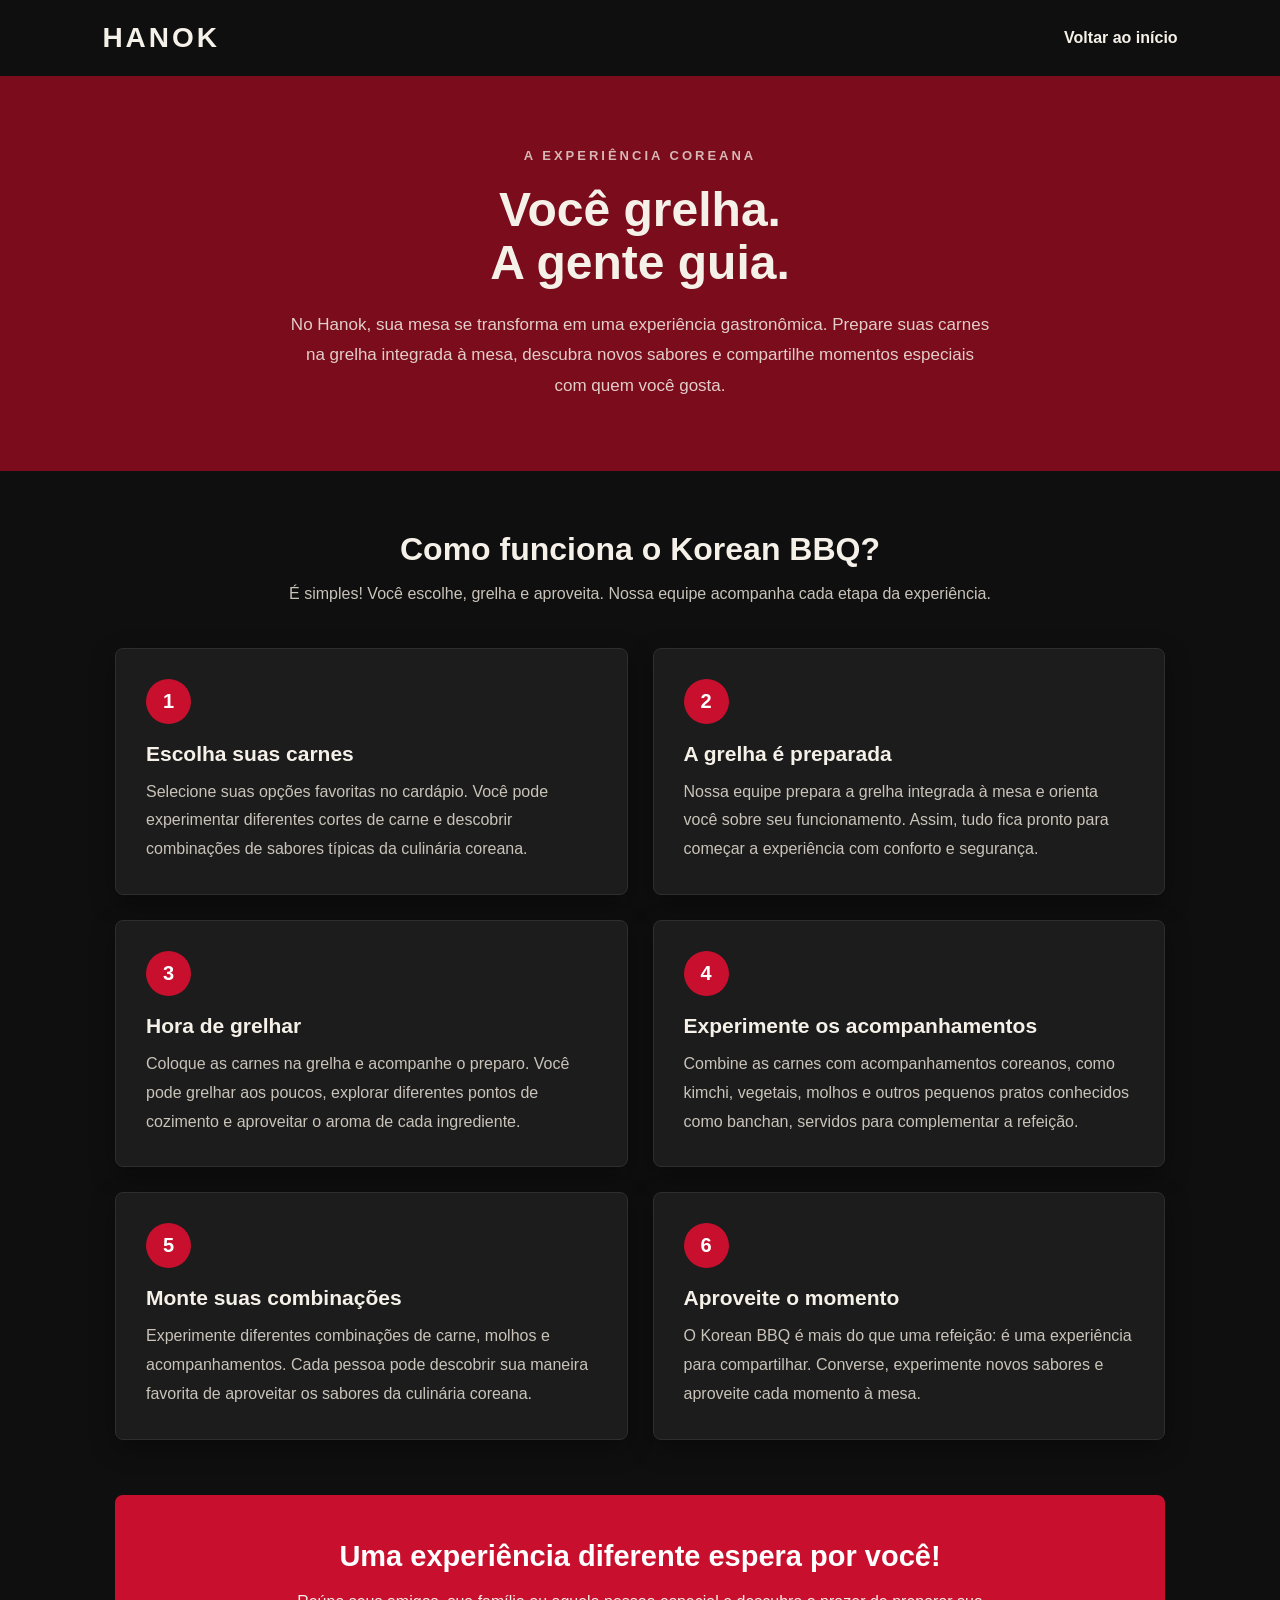
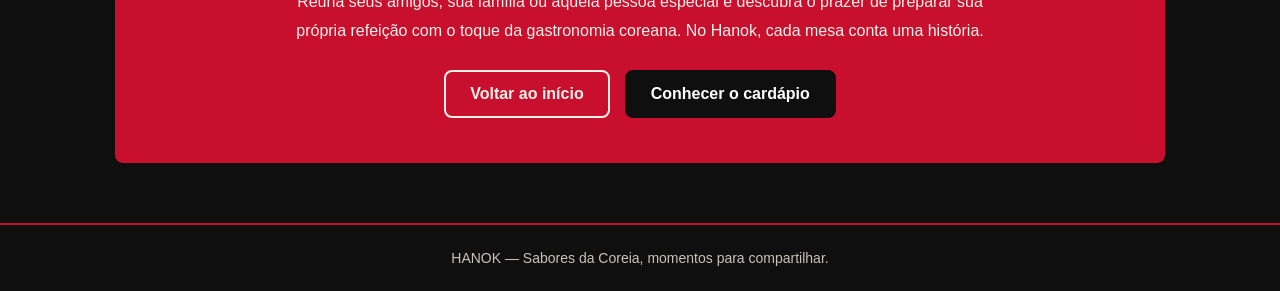
<file: PROJETO/comoFunciona.html>
<!DOCTYPE html>
<html lang="pt-BR">
<head>
    <meta charset="UTF-8">
    <meta name="viewport" content="width=device-width, initial-scale=1.0">
    <link rel="stylesheet" href="style5.css">
    <link rel="shortcut icon" href="img/favicon.png" type="image/x-icon">


    <title>Como Funciona | Hanok</title>
</head>


<body>


    <header>
        <div class="logo">HANOK</div>
        <a href="inicial.html">Voltar ao início</a>
    </header>


    <section class="hero">
        <span>A EXPERIÊNCIA COREANA</span>


        <h1>Você grelha.<br>A gente guia.</h1>


        <p>
            No Hanok, sua mesa se transforma em uma experiência
            gastronômica. Prepare suas carnes na grelha integrada
            à mesa, descubra novos sabores e compartilhe momentos
            especiais com quem você gosta.
        </p>
    </section>


    <main class="conteudo">


        <div class="titulo">
            <h2>Como funciona o Korean BBQ?</h2>
            <p>
                É simples! Você escolhe, grelha e aproveita.
                Nossa equipe acompanha cada etapa da experiência.
            </p>
        </div>


        <section class="etapas">


            <article class="card">
                <div class="numero">1</div>
                <h3>Escolha suas carnes</h3>
                <p>
                    Selecione suas opções favoritas no cardápio.
                    Você pode experimentar diferentes cortes de
                    carne e descobrir combinações de sabores
                    típicas da culinária coreana.
                </p>
            </article>


            <article class="card">
                <div class="numero">2</div>
                <h3>A grelha é preparada</h3>
                <p>
                    Nossa equipe prepara a grelha integrada à mesa
                    e orienta você sobre seu funcionamento.
                    Assim, tudo fica pronto para começar a experiência
                    com conforto e segurança.
                </p>
            </article>


            <article class="card">
                <div class="numero">3</div>
                <h3>Hora de grelhar</h3>
                <p>
                    Coloque as carnes na grelha e acompanhe o preparo.
                    Você pode grelhar aos poucos, explorar diferentes
                    pontos de cozimento e aproveitar o aroma de cada
                    ingrediente.
                </p>
            </article>


            <article class="card">
                <div class="numero">4</div>
                <h3>Experimente os acompanhamentos</h3>
                <p>
                    Combine as carnes com acompanhamentos coreanos,
                    como kimchi, vegetais, molhos e outros pequenos
                    pratos conhecidos como banchan, servidos para
                    complementar a refeição.
                </p>
            </article>


            <article class="card">
                <div class="numero">5</div>
                <h3>Monte suas combinações</h3>
                <p>
                    Experimente diferentes combinações de carne,
                    molhos e acompanhamentos. Cada pessoa pode
                    descobrir sua maneira favorita de aproveitar
                    os sabores da culinária coreana.
                </p>
            </article>


            <article class="card">
                <div class="numero">6</div>
                <h3>Aproveite o momento</h3>
                <p>
                    O Korean BBQ é mais do que uma refeição:
                    é uma experiência para compartilhar. Converse,
                    experimente novos sabores e aproveite cada
                    momento à mesa.
                </p>
            </article>


        </section>


        <section class="destaque">
            <h2>Uma experiência diferente espera por você!</h2>


            <p>
                Reúna seus amigos, sua família ou aquela pessoa
                especial e descubra o prazer de preparar sua própria
                refeição com o toque da gastronomia coreana.
                No Hanok, cada mesa conta uma história.
            </p>


            <div class="botoes">
                <a href="inicial.html" class="botao">
                    Voltar ao início
                </a>


                <a href="Cardapio.html"
                   class="botao botao-principal">
                    Conhecer o cardápio
                </a>
            </div>
        </section>


    </main>


    <footer>
        <p>HANOK — Sabores da Coreia, momentos para compartilhar.</p>
    </footer>


</body>
</html>
</file>
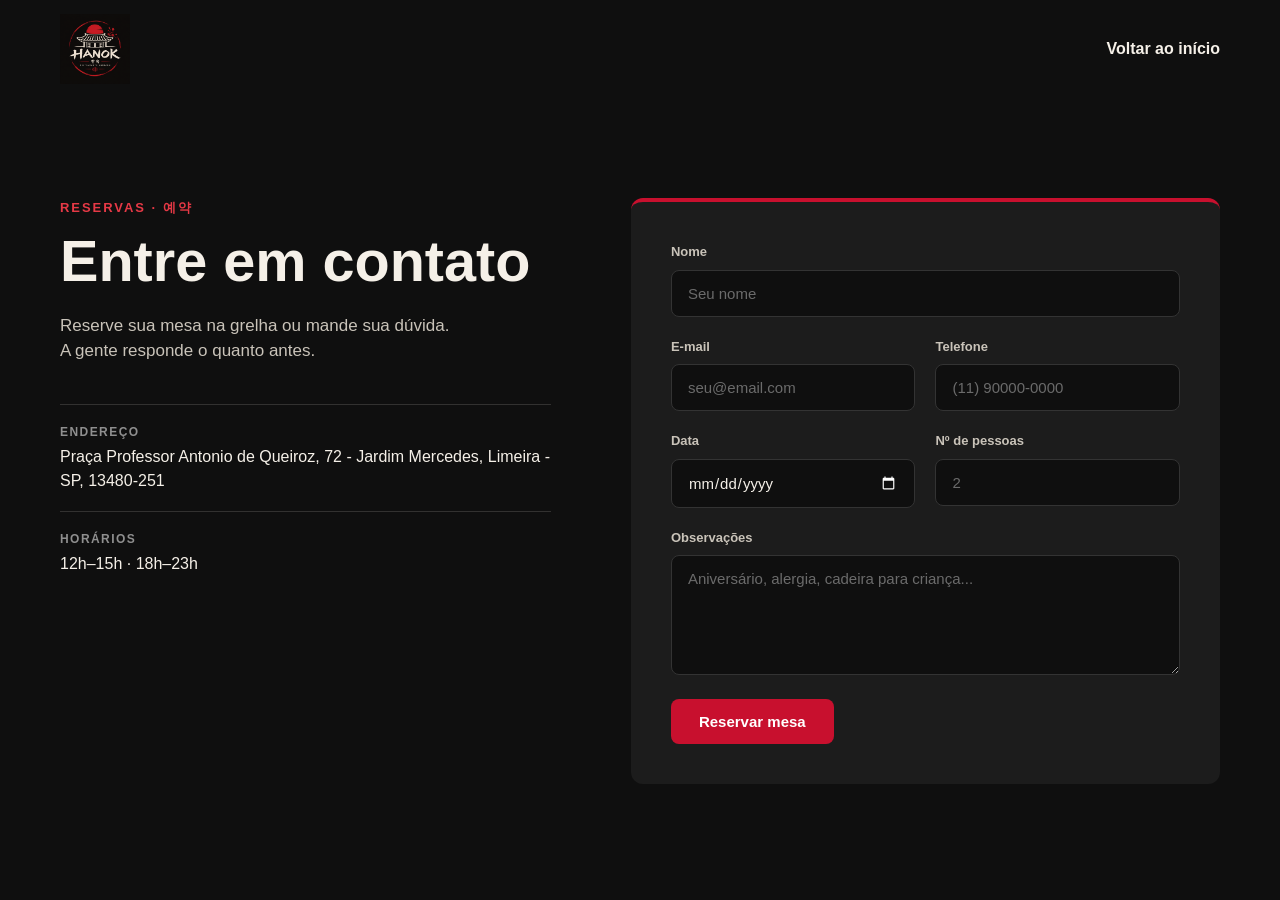
<file: PROJETO/contato.html>
<!DOCTYPE html>
<html lang="pt-BR">
<head>
    <!-- Sem esta linha os acentos viram "observaÃ§Ã£o" -->
    <meta charset="UTF-8">
    <meta name="viewport" content="width=device-width, initial-scale=1.0">
    <title>Contato | Hanok</title>
    <!-- Liga o CSS do site (mesmo arquivo do index.html) -->
    <link rel="stylesheet" href="style6.css">
    <link rel="shortcut icon" href="img/favicon.png" type="image/x-icon">
</head>
<body>

    <!-- Use aqui o MESMO cabeçalho do index.html (só mude o "ativo" para o link Contato) -->
    <header class="cabecalho">
        <a href="inicial.html" class="logo">
            <img src="img/unnamed.webp" alt="Hanok">
        </a>
        <nav class="menu">
            <ul>
                <li><a href="inicial.html">Voltar ao início</a></li>
            </ul>
        </nav>
    </header>

    <main>
        <section class="contato">

            <!-- Lado esquerdo: título e informações -->
            <div class="contato-info">
                <p class="etiqueta">Reservas · 예약</p>
                <h1>Entre em contato</h1>
                <p class="texto">
                    Reserve sua mesa na grelha ou mande sua dúvida.
                    A gente responde o quanto antes.
                </p>

                <ul class="contato-lista">
                    <li>
                        <strong>Endereço</strong>
                        Praça Professor Antonio de Queiroz, 72 - Jardim Mercedes, Limeira - SP, 13480-251
                    </li>
                    <li>
                        <strong>Horários</strong>
                        12h–15h · 18h–23h
                    </li>
                </ul>
            </div>

            <!-- Lado direito: formulário -->
            <form class="form-contato">

                <div class="campo">
                    <label for="nome">Nome</label>
                    <input type="text" id="nome" placeholder="Seu nome" required>
                </div>

                <!-- Dois campos lado a lado -->
                <div class="linha">
                    <div class="campo">
                        <label for="email">E-mail</label>
                        <input type="email" id="email" placeholder="seu@email.com" required>
                    </div>
                    <div class="campo">
                        <label for="telefone">Telefone</label>
                        <input type="tel" id="telefone" placeholder="(11) 90000-0000">
                    </div>
                </div>

                <div class="linha">
                    <div class="campo">
                        <label for="data">Data</label>
                        <input type="date" id="data" required>
                    </div>
                    <div class="campo">
                        <label for="pessoas">Nº de pessoas</label>
                        <input type="number" id="pessoas" min="1" placeholder="2" required>
                    </div>
                </div>

                <div class="campo">
                    <label for="observacao">Observações</label>
                    <textarea id="observacao" placeholder="Aniversário, alergia, cadeira para criança..."></textarea>
                </div>

                <button type="submit" class="botao botao-vermelho">Reservar mesa</button>
            </form>

        </section>
    </main>

    <!-- Se quiser, cole aqui o mesmo <footer> do index.html -->

</body>
</html>
</file>
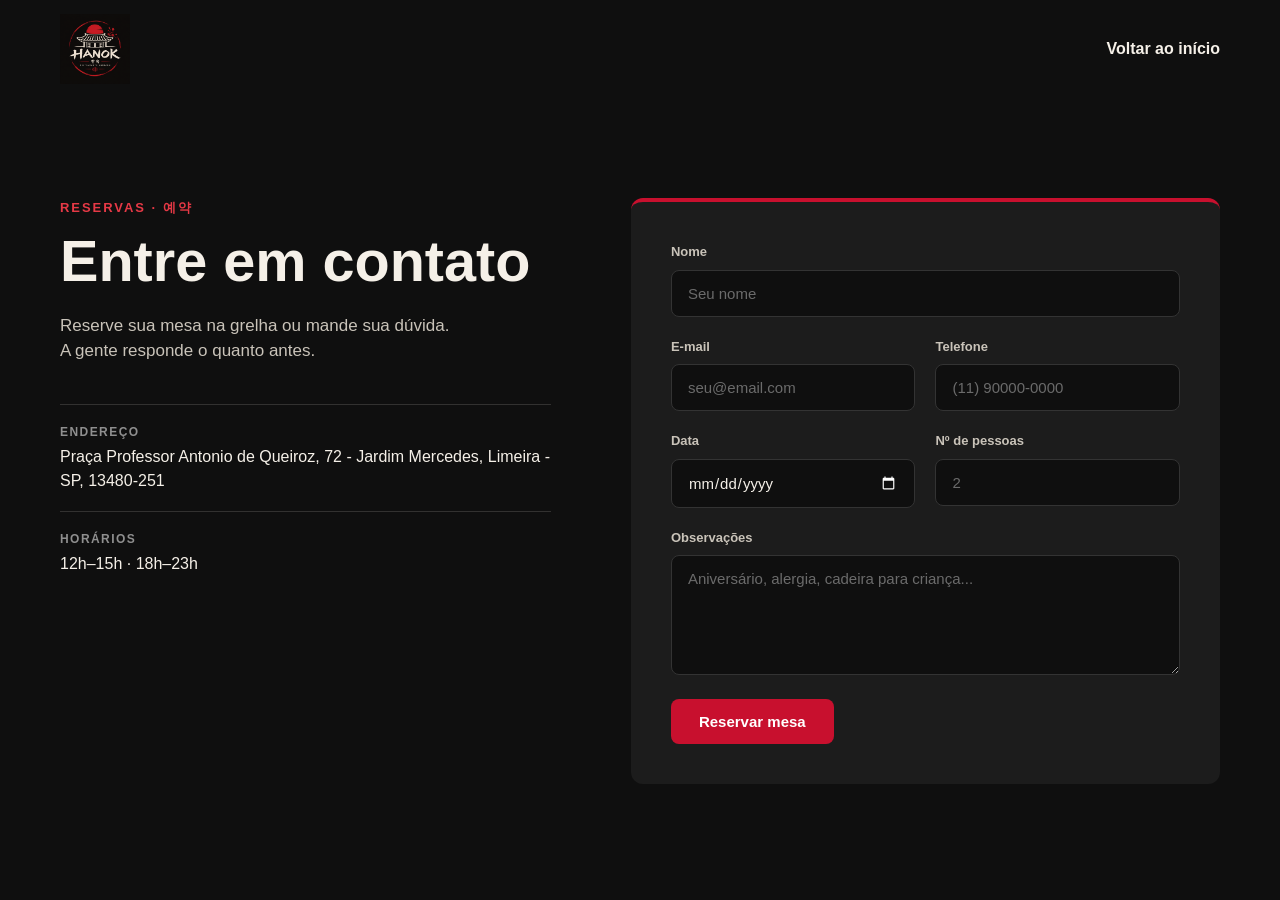
<file: PROJETO/index2.html>
<!DOCTYPE html>
<html lang="pt-BR">
<head>
    <!-- Sem esta linha os acentos viram "observaÃ§Ã£o" -->
    <meta charset="UTF-8">
    <meta name="viewport" content="width=device-width, initial-scale=1.0">
    <title>Contato | Hanok</title>
    <!-- Liga o CSS do site (mesmo arquivo do index.html) -->
    <link rel="stylesheet" href="style6.css">
    <link rel="shortcut icon" href="img/favicon.png" type="image/x-icon">
</head>
<body>
    <header class="cabecalho">
        <a href="index.html" class="logo">
            <img src="img/unnamed.webp" alt="Hanok">
        </a>
        <nav class="menu">
            <ul>
                <li><a href="index.html">Voltar ao início</a></li>
            </ul>
        </nav>
    </header>

    <main>
        <section class="contato">
            <div class="contato-info">
                <p class="etiqueta">Reservas · 예약</p>
                <h1>Entre em contato</h1>
                <p class="texto">
                    Reserve sua mesa na grelha ou mande sua dúvida.
                    A gente responde o quanto antes.
                </p>

                <ul class="contato-lista">
                    <li>
                        <strong>Endereço</strong>
                        Praça Professor Antonio de Queiroz, 72 - Jardim Mercedes, Limeira - SP, 13480-251
                    </li>
                    <li>
                        <strong>Horários</strong>
                        12h–15h · 18h–23h
                    </li>
                </ul>
            </div>
            <form class="form-contato">

                <div class="campo">
                    <label for="nome">Nome</label>
                    <input type="text" id="nome" placeholder="Seu nome" required>
                </div>
                <div class="linha">
                    <div class="campo">
                        <label for="email">E-mail</label>
                        <input type="email" id="email" placeholder="seu@email.com" required>
                    </div>
                    <div class="campo">
                        <label for="telefone">Telefone</label>
                        <input type="tel" id="telefone" placeholder="(11) 90000-0000">
                    </div>
                </div>

                <div class="linha">
                    <div class="campo">
                        <label for="data">Data</label>
                        <input type="date" id="data" required>
                    </div>
                    <div class="campo">
                        <label for="pessoas">Nº de pessoas</label>
                        <input type="number" id="pessoas" min="1" placeholder="2" required>
                    </div>
                </div>

                <div class="campo">
                    <label for="observacao">Observações</label>
                    <textarea id="observacao" placeholder="Aniversário, alergia, cadeira para criança..."></textarea>
                </div>

                <button type="submit" class="botao botao-vermelho">Reservar mesa</button>
            </form>

        </section>
    </main>
</body>
</html>
</file>
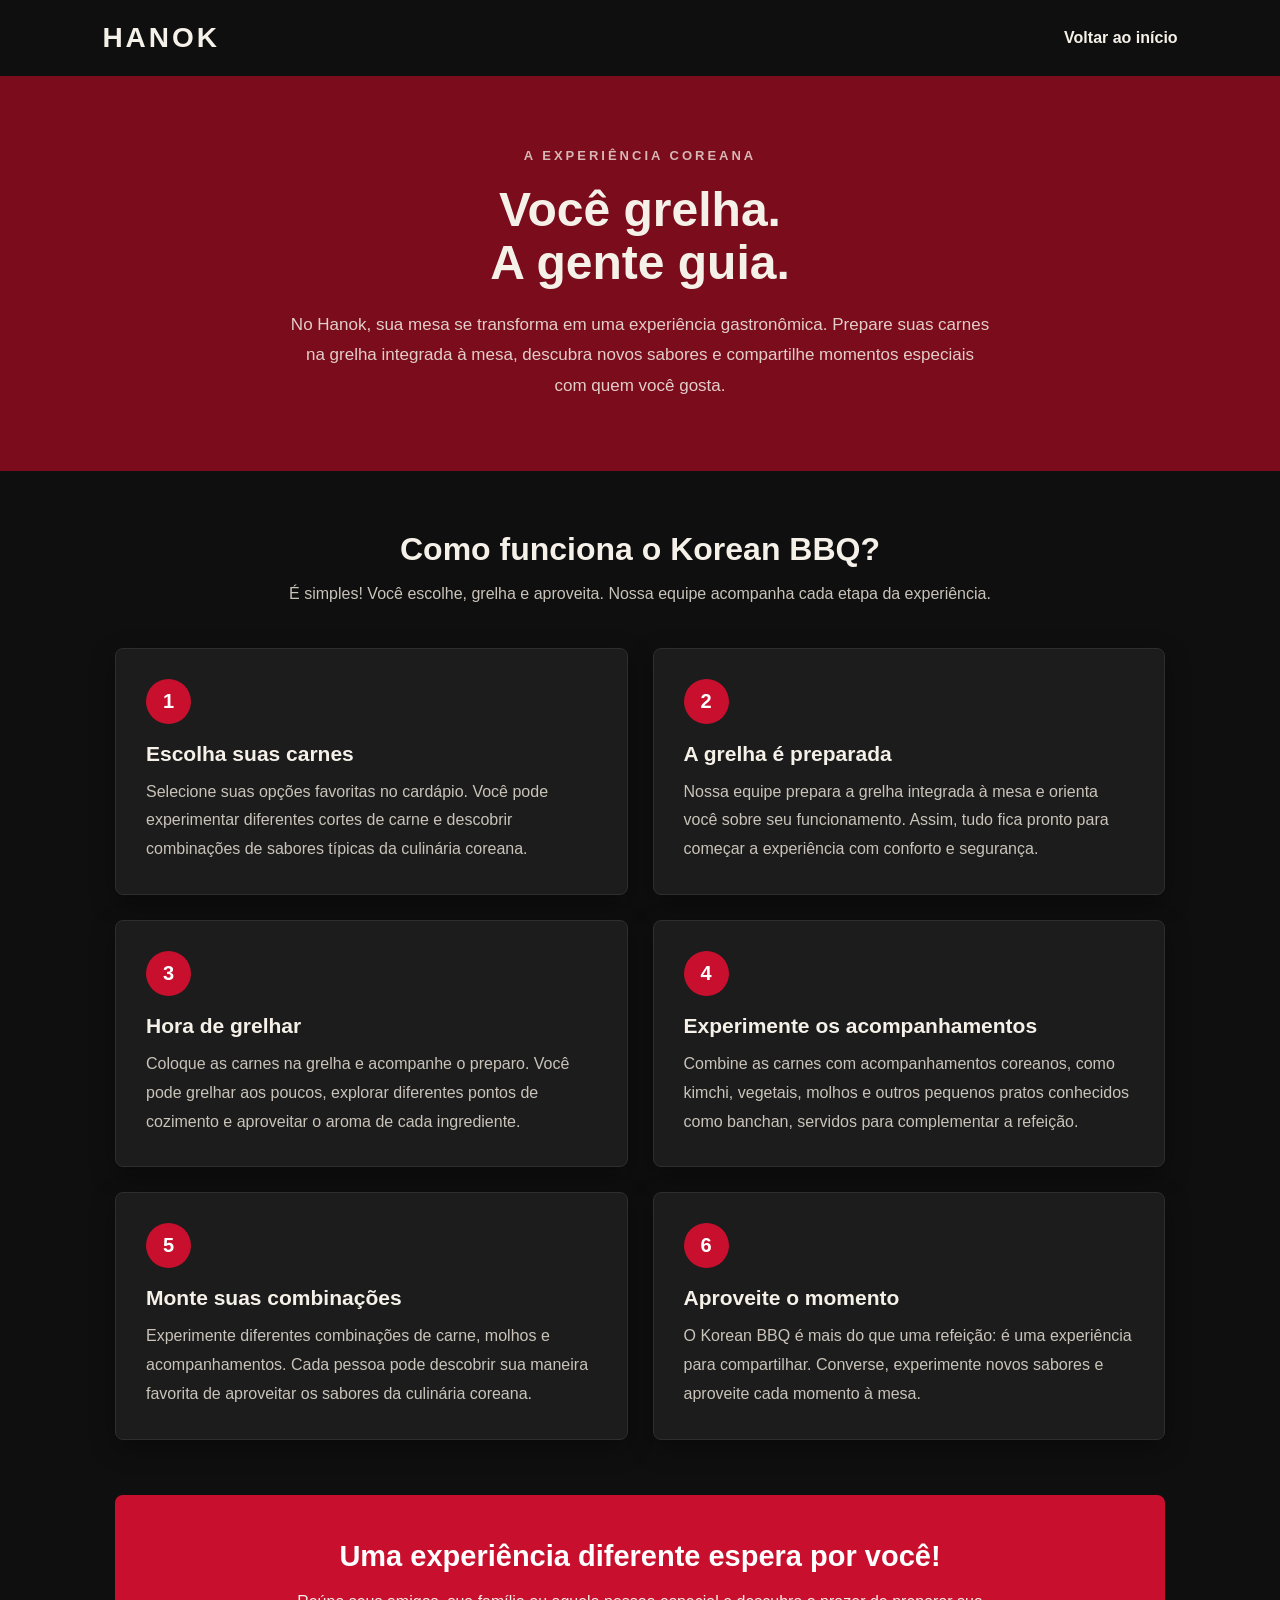
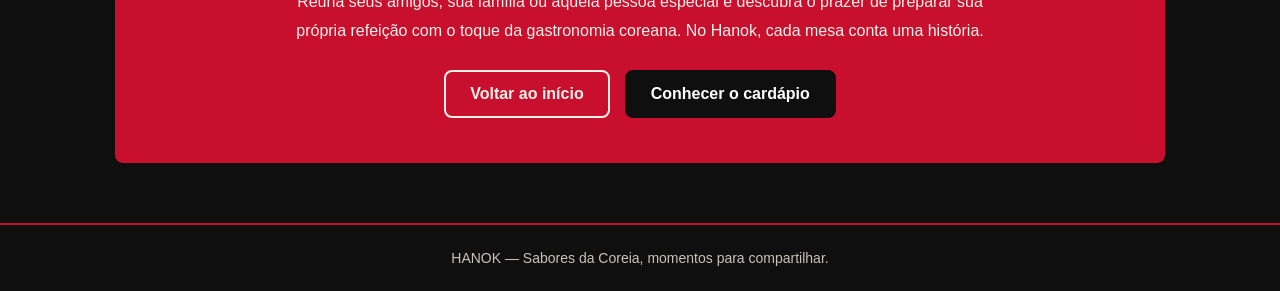
<file: PROJETO/index4.html>
<!DOCTYPE html>
<html lang="pt-BR">
<head>
    <meta charset="UTF-8">
    <meta name="viewport" content="width=device-width, initial-scale=1.0">
    <link rel="stylesheet" href="style5.css">
    <link rel="shortcut icon" href="img/favicon.png" type="image/x-icon">


    <title>Como Funciona | Hanok</title>
</head>


<body>


    <header>
        <div class="logo">HANOK</div>
        <a href="index.html">Voltar ao início</a>
    </header>


    <section class="hero">
        <span>A EXPERIÊNCIA COREANA</span>


        <h1>Você grelha.<br>A gente guia.</h1>


        <p>
            No Hanok, sua mesa se transforma em uma experiência
            gastronômica. Prepare suas carnes na grelha integrada
            à mesa, descubra novos sabores e compartilhe momentos
            especiais com quem você gosta.
        </p>
    </section>


    <main class="conteudo">


        <div class="titulo">
            <h2>Como funciona o Korean BBQ?</h2>
            <p>
                É simples! Você escolhe, grelha e aproveita.
                Nossa equipe acompanha cada etapa da experiência.
            </p>
        </div>


        <section class="etapas">


            <article class="card">
                <div class="numero">1</div>
                <h3>Escolha suas carnes</h3>
                <p>
                    Selecione suas opções favoritas no cardápio.
                    Você pode experimentar diferentes cortes de
                    carne e descobrir combinações de sabores
                    típicas da culinária coreana.
                </p>
            </article>


            <article class="card">
                <div class="numero">2</div>
                <h3>A grelha é preparada</h3>
                <p>
                    Nossa equipe prepara a grelha integrada à mesa
                    e orienta você sobre seu funcionamento.
                    Assim, tudo fica pronto para começar a experiência
                    com conforto e segurança.
                </p>
            </article>


            <article class="card">
                <div class="numero">3</div>
                <h3>Hora de grelhar</h3>
                <p>
                    Coloque as carnes na grelha e acompanhe o preparo.
                    Você pode grelhar aos poucos, explorar diferentes
                    pontos de cozimento e aproveitar o aroma de cada
                    ingrediente.
                </p>
            </article>


            <article class="card">
                <div class="numero">4</div>
                <h3>Experimente os acompanhamentos</h3>
                <p>
                    Combine as carnes com acompanhamentos coreanos,
                    como kimchi, vegetais, molhos e outros pequenos
                    pratos conhecidos como banchan, servidos para
                    complementar a refeição.
                </p>
            </article>


            <article class="card">
                <div class="numero">5</div>
                <h3>Monte suas combinações</h3>
                <p>
                    Experimente diferentes combinações de carne,
                    molhos e acompanhamentos. Cada pessoa pode
                    descobrir sua maneira favorita de aproveitar
                    os sabores da culinária coreana.
                </p>
            </article>


            <article class="card">
                <div class="numero">6</div>
                <h3>Aproveite o momento</h3>
                <p>
                    O Korean BBQ é mais do que uma refeição:
                    é uma experiência para compartilhar. Converse,
                    experimente novos sabores e aproveite cada
                    momento à mesa.
                </p>
            </article>


        </section>


        <section class="destaque">
            <h2>Uma experiência diferente espera por você!</h2>


            <p>
                Reúna seus amigos, sua família ou aquela pessoa
                especial e descubra o prazer de preparar sua própria
                refeição com o toque da gastronomia coreana.
                No Hanok, cada mesa conta uma história.
            </p>


            <div class="botoes">
                <a href="index.html" class="botao">
                    Voltar ao início
                </a>


                <a href="index3.html"
                   class="botao botao-principal">
                    Conhecer o cardápio
                </a>
            </div>
        </section>


    </main>


    <footer>
        <p>HANOK — Sabores da Coreia, momentos para compartilhar.</p>
    </footer>


</body>
</html>
</file>
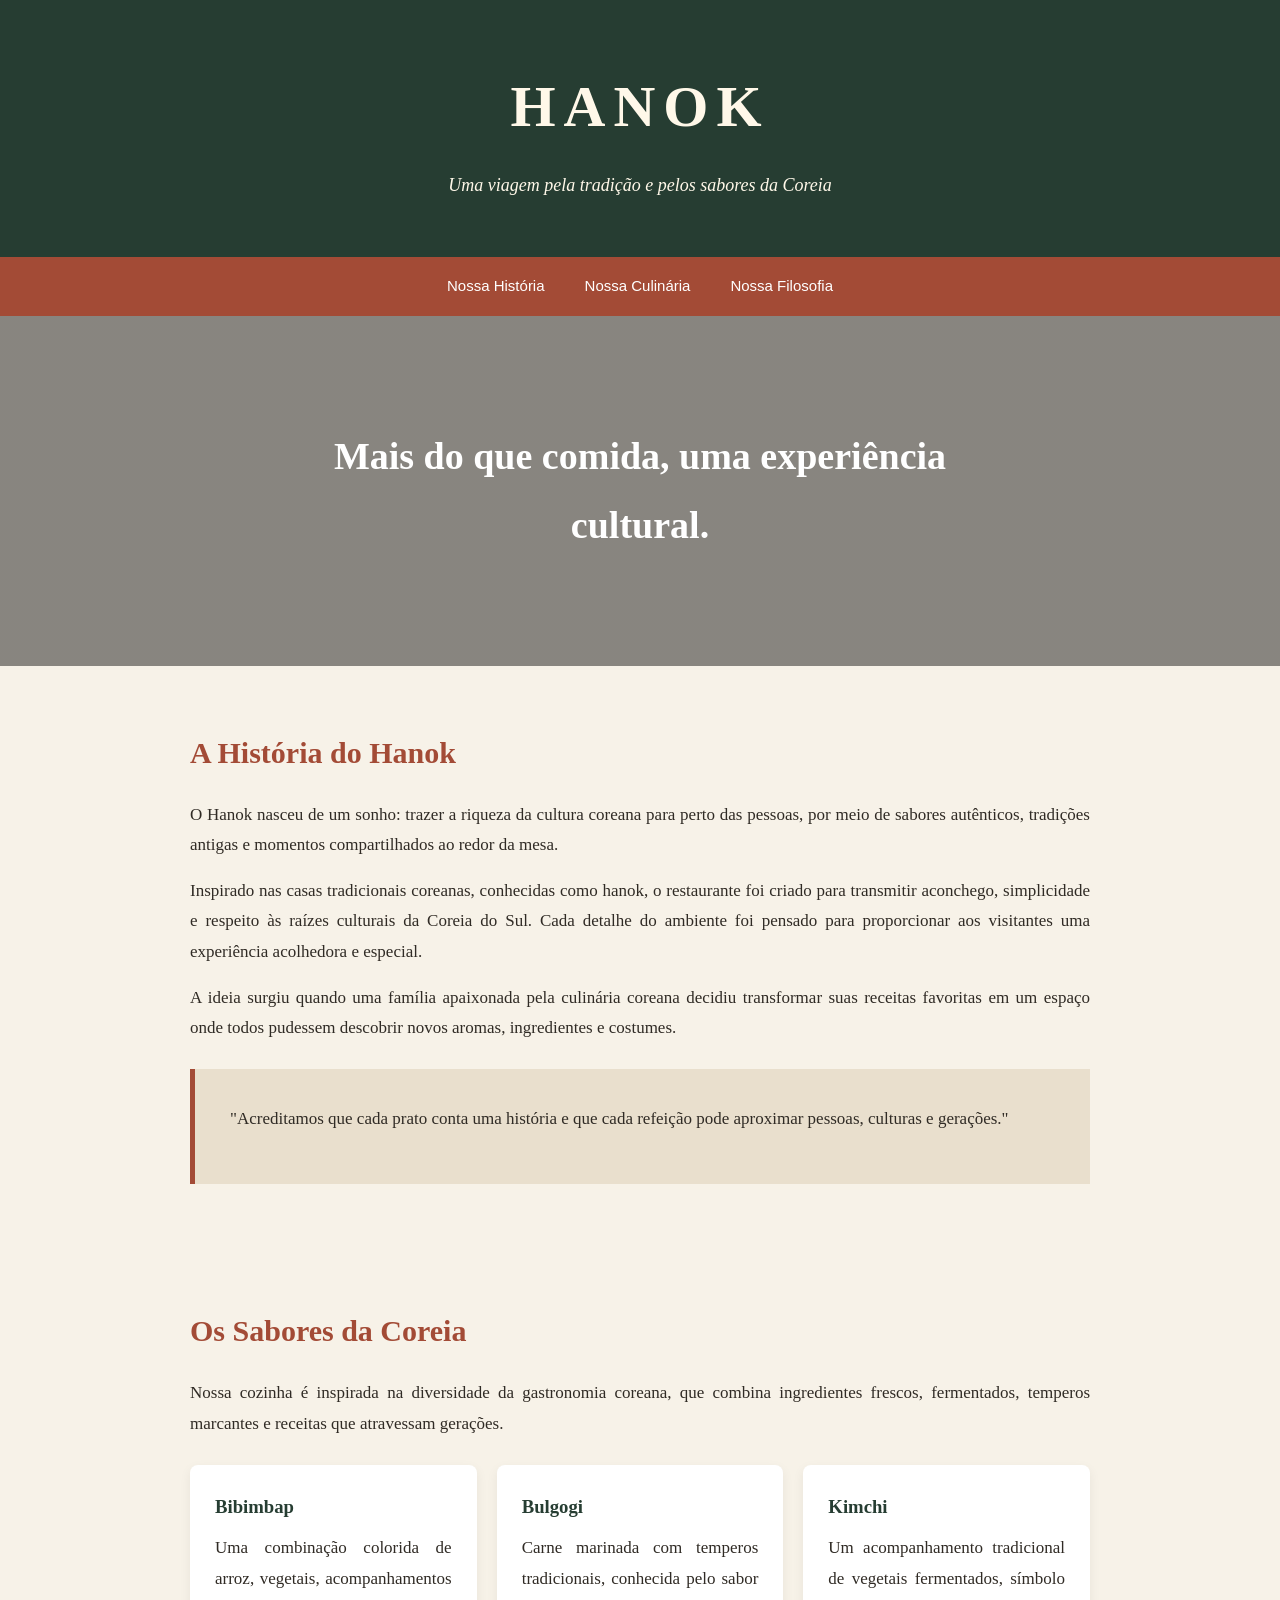
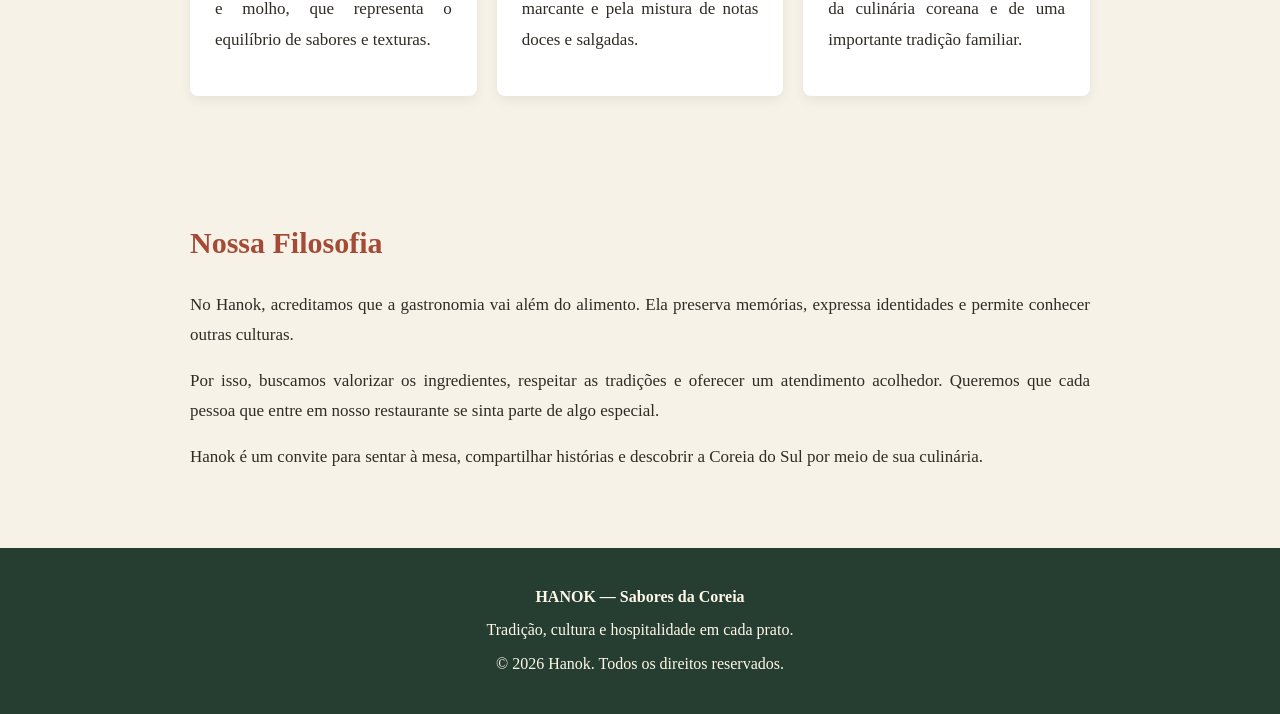
<file: PROJETO/index5.html>
<!DOCTYPE html>
<html lang="pt-BR">
<head>
    <meta charset="UTF-8">
    <meta name="viewport" content="width=device-width, initial-scale=1.0">
    <link rel="stylesheet" href="style7.css">
    <link rel="shortcut icon" href="img/favicon.png" type="image/x-icon">
    <title>Hanok | Sabores da Coreia</title>

</head>


<body>


    <header>
        <h1>HANOK</h1>
        <p>Uma viagem pela tradição e pelos sabores da Coreia</p>
    </header>


    <nav>
        <a href="#historia">Nossa História</a>
        <a href="#culinaria">Nossa Culinária</a>
        <a href="#filosofia">Nossa Filosofia</a>
    </nav>


    <div class="banner">
        <h2>Mais do que comida, uma experiência cultural.</h2>
    </div>


    <section id="historia">
        <h2>A História do Hanok</h2>


        <p>
            O Hanok nasceu de um sonho: trazer a riqueza da cultura
            coreana para perto das pessoas, por meio de sabores
            autênticos, tradições antigas e momentos compartilhados
            ao redor da mesa.
        </p>


        <p>
            Inspirado nas casas tradicionais coreanas, conhecidas como
            hanok, o restaurante foi criado para transmitir aconchego,
            simplicidade e respeito às raízes culturais da Coreia do Sul.
            Cada detalhe do ambiente foi pensado para proporcionar
            aos visitantes uma experiência acolhedora e especial.
        </p>


        <p>
            A ideia surgiu quando uma família apaixonada pela culinária
            coreana decidiu transformar suas receitas favoritas em um
            espaço onde todos pudessem descobrir novos aromas,
            ingredientes e costumes.
        </p>


        <div class="destaque">
            <p>
                "Acreditamos que cada prato conta uma história e que
                cada refeição pode aproximar pessoas, culturas e gerações."
            </p>
        </div>
    </section>


    <section id="culinaria">
        <h2>Os Sabores da Coreia</h2>


        <p>
            Nossa cozinha é inspirada na diversidade da gastronomia
            coreana, que combina ingredientes frescos, fermentados,
            temperos marcantes e receitas que atravessam gerações.
        </p>


        <div class="pratos">
            <div class="prato">
                <h3>Bibimbap</h3>
                <p>
                    Uma combinação colorida de arroz, vegetais,
                    acompanhamentos e molho, que representa o equilíbrio
                    de sabores e texturas.
                </p>
            </div>


            <div class="prato">
                <h3>Bulgogi</h3>
                <p>
                    Carne marinada com temperos tradicionais, conhecida
                    pelo sabor marcante e pela mistura de notas doces
                    e salgadas.
                </p>
            </div>


            <div class="prato">
                <h3>Kimchi</h3>
                <p>
                    Um acompanhamento tradicional de vegetais
                    fermentados, símbolo da culinária coreana e de
                    uma importante tradição familiar.
                </p>
            </div>
        </div>
    </section>


    <section id="filosofia">
        <h2>Nossa Filosofia</h2>


        <p>
            No Hanok, acreditamos que a gastronomia vai além do alimento.
            Ela preserva memórias, expressa identidades e permite
            conhecer outras culturas.
        </p>


        <p>
            Por isso, buscamos valorizar os ingredientes, respeitar
            as tradições e oferecer um atendimento acolhedor.
            Queremos que cada pessoa que entre em nosso restaurante
            se sinta parte de algo especial.
        </p>


        <p>
            Hanok é um convite para sentar à mesa, compartilhar
            histórias e descobrir a Coreia do Sul por meio de sua
            culinária.
        </p>
    </section>


    <footer>
        <p><strong>HANOK — Sabores da Coreia</strong></p>
        <p>Tradição, cultura e hospitalidade em cada prato.</p>
        <p>&copy; 2026 Hanok. Todos os direitos reservados.</p>
    </footer>


</body>
</html>
</file>
<file: PROJETO/style5.css>
:root {
            --preto: #0F0F0F;
            --carvao: #1C1C1C;
            --vermelho: #C8102E;
            --vermelho-vivo: #E63946;
            --vinho: #7A0C1C;
            --creme: #F5F0E8;
            --cinza-claro: #C9C3B9;
            --cinza: #8F8F8F;
            --borda: #2E2E2E;
            --branco: #FFFFFF;
        }


        * {
            margin: 0;
            padding: 0;
            box-sizing: border-box;
        }


        body {
            font-family: "Segoe UI", Arial, Helvetica, sans-serif;
            background-color: var(--preto);
            color: var(--creme);
        }


header {
    background-color: var(--preto);
    padding: 22px 8%;
    display: flex;
    justify-content: space-between;
    align-items: center;
}


.logo {
    color: var(--creme);
    font-size: 28px;
    font-weight: bold;
    letter-spacing: 3px;
}


header a {
    color: var(--creme);
    text-decoration: none;
    font-weight: bold;
    transition: color 0.2s;
}


header a:hover {
    color: var(--vermelho-vivo);
}


.hero {
    background-color: var(--vinho);
    color: var(--creme);
    padding: 70px 8%;
    text-align: center;
}


.hero span {
    font-size: 13px;
    letter-spacing: 3px;
    font-weight: bold;
    color: var(--creme);
    opacity: 0.75;
}


.hero h1 {
    font-size: 48px;
    margin: 20px 0;
    line-height: 1.1;
}


.hero p {
    font-size: 17px;
    line-height: 1.8;
    max-width: 700px;
    margin: auto;
    opacity: 0.85;
}


.conteudo {
    max-width: 1100px;
    margin: auto;
    padding: 60px 25px;
}


.titulo {
    text-align: center;
    margin-bottom: 40px;
}


.titulo h2 {
    color: var(--creme);
    font-size: 32px;
    margin-bottom: 12px;
}


.titulo p {
    color: var(--cinza-claro);
    line-height: 1.7;
}


.etapas {
    display: grid;
    grid-template-columns: repeat(2, 1fr);
    gap: 25px;
}


.card {
    background-color: var(--carvao);
    padding: 30px;
    border-radius: 8px;
    border: 1px solid var(--borda);
    box-shadow: 0 8px 24px rgba(0, 0, 0, 0.35);
}


.numero {
    background-color: var(--vermelho);
    color: var(--branco);
    width: 45px;
    height: 45px;
    border-radius: 50%;
    display: flex;
    align-items: center;
    justify-content: center;
    font-size: 20px;
    font-weight: bold;
    margin-bottom: 18px;
}


.card h3 {
    color: var(--creme);
    font-size: 21px;
    margin-bottom: 12px;
}


.card p {
    line-height: 1.8;
    color: var(--cinza-claro);
}


.destaque {
    background-color: var(--vermelho);
    color: var(--branco);
    text-align: center;
    padding: 45px 25px;
    margin-top: 55px;
    border-radius: 8px;
}


.destaque h2 {
    margin-bottom: 15px;
    font-size: 29px;
}


.destaque p {
    line-height: 1.8;
    max-width: 700px;
    margin: auto;
    color: var(--creme);
}


.botoes {
    display: flex;
    justify-content: center;
    gap: 15px;
    flex-wrap: wrap;
    margin-top: 25px;
}


        /* Botão de contorno creme, igual ao "Ver cardápio" da inicial */
.botao {
    display: inline-block;
    padding: 13px 24px;
    border: 2px solid var(--creme);
    border-radius: 8px;
    color: var(--creme);
    text-decoration: none;
    font-weight: bold;
    transition: 0.3s;
}


.botao:hover {
    background-color: var(--creme);
    color: var(--preto);
}


        /* Botão preto no fundo vermelho, igual ao do contato do cardápio */
.botao-principal {
    background-color: var(--preto);
    border-color: var(--preto);
    color: var(--branco);
}


.botao-principal:hover {
    background-color: var(--carvao);
    border-color: var(--carvao);
    color: var(--branco);
}


footer {
    background-color: var(--preto);
    border-top: 2px solid var(--vermelho);
    color: var(--cinza-claro);
    text-align: center;
    padding: 25px;
    font-size: 14px;
}


@media (max-width: 700px) {
    .hero {
    padding: 50px 20px;
}


.hero h1 {
    font-size: 34px;
}


.etapas {
    grid-template-columns: 1fr;
  }


header {
    padding: 20px;
  }


.logo {
    font-size: 23px;
}
}
</file>
<file: PROJETO/style6.css>
/* =========================================================
   CORES DO SITE
   Mudando aqui, muda no site inteiro.
   ========================================================= */
:root {
    --preto: #0F0F0F;
    --carvao: #1C1C1C;
    --vermelho: #C8102E;
    --vermelho-vivo: #E63946;
    --vinho: #7A0C1C;
    --creme: #F5F0E8;
    --cinza-claro: #C9C3B9;
    --cinza: #8F8F8F;
    --branco: #FFFFFF;
}


/* =========================================================
   BASE
   ========================================================= */
* {
    box-sizing: border-box;
}

html {
    scroll-behavior: smooth;
    scroll-padding-top: 84px; /* o menu fixo não cobre o título ao clicar nos links */
}

body {
    margin: 0;
    font-family: "Segoe UI", Arial, Helvetica, sans-serif;
    line-height: 1.5;
    background: var(--preto);
    color: var(--creme);
}

img {
    display: block;
    max-width: 100%;
}

h1,
h2,
h3 {
    margin: 0;
    line-height: 1.1;
}

/* Etiqueta pequena em maiúsculas (cada seção define a cor) */
.etiqueta {
    margin: 0 0 12px;
    font-size: 13px;
    font-weight: 700;
    letter-spacing: 0.15em;
    text-transform: uppercase;
}


/* =========================================================
   BOTÕES
   ========================================================= */
.botao {
    position: relative;
    z-index: 0;
    overflow: hidden;
    display: inline-block;
    padding: 14px 28px;
    border-radius: 8px;
    font-size: 15px;
    font-weight: 700;
    text-decoration: none;
    cursor: pointer;
}

/* Vermelho com o efeito de "encher" de vinho no hover */
.botao-vermelho {
    background: var(--vermelho);
    color: var(--branco);
}

.botao-vermelho::before {
    content: "";
    position: absolute;
    inset: 0;
    z-index: -1;
    background: var(--vinho);
    transform: translateY(100%);
    transition: transform 0.3s ease;
}

.botao-vermelho:hover::before {
    transform: translateY(0);
}

/* Só contorno creme */
.botao-contorno {
    padding: 12px 26px; /* 2px a menos por causa da borda */
    border: 2px solid var(--creme);
    background: transparent;
    color: var(--creme);
    transition: background 0.3s, color 0.3s;
}

.botao-contorno:hover {
    background: var(--creme);
    color: var(--preto);
}

/* Link com sublinhado vermelho */
.link-sublinhado {
    display: inline-block;
    margin-top: 8px;
    padding-bottom: 4px;
    border-bottom: 2px solid var(--vermelho);
    color: var(--creme);
    font-weight: 700;
    text-decoration: none;
}

.link-sublinhado:hover {
    color: var(--vermelho-vivo);
}


/* =========================================================
   CABEÇALHO
   ========================================================= */
.cabecalho {
    position: sticky; /* o menu fica preso no topo ao rolar */
    top: 0;
    z-index: 10;
    display: flex;
    align-items: center;
    justify-content: space-between;
    gap: 24px;
    padding: 14px 60px;
    background: var(--preto);
}

/* Círculo vermelho do logo */

.logo img {
    display: block;
    width: auto;
    height: 70px;
}

.menu ul {
    display: flex;
    gap: 32px;
    margin: 0;
    padding: 0;
    list-style: none;
}

.menu a {
    padding-bottom: 6px;
    border-bottom: 2px solid transparent;
    color: var(--creme);
    font-weight: 600;
    text-decoration: none;
    transition: color 0.2s, border-color 0.2s;
}

.menu a:hover {
    color: var(--vermelho-vivo);
}

/* Linha vermelha embaixo do link ativo */
.menu a.ativo {
    border-bottom-color: var(--vermelho);
}


/* =========================================================
   HERO (foto grande)
   ========================================================= */
.hero {
    position: relative; /* faz a .barra-info grudar no canto da foto, e não da página */
    display: flex;
    align-items: center; /* centraliza o texto na altura */
    min-height: 640px;
    padding: 80px 60px 140px; /* embaixo é maior para a barra não cobrir os botões */
    background:
        linear-gradient(to right, rgba(15, 15, 15, 0.92), rgba(15, 15, 15, 0.35)),
        #3A1C1C url("https://images.unsplash.com/photo-1709433420601-6e473136571b?auto=format&fit=crop&w=1920&q=80") center / cover no-repeat;
}

.hero-conteudo {
    max-width: 620px;
}

.hero-etiqueta {
    color: var(--creme);
    opacity: 0.85;
}

.hero h1 {
    margin-bottom: 20px;
    font-size: clamp(40px, 6vw, 76px);
    color: var(--creme);
}

.hero-texto {
    max-width: 460px;
    margin: 0 0 32px;
    font-size: 18px;
    color: var(--creme);
    opacity: 0.9;
}

.hero-botoes {
    display: flex;
    flex-wrap: wrap;
    gap: 16px;
}


/* =========================================================
   BARRA DE HORÁRIO E ENDEREÇO
   ========================================================= */
.barra-info {
    position: absolute; /* fica grudada no canto de baixo à direita da foto */
    right: 0;
    bottom: 14px;
    display: flex;
    background: var(--vinho);

}

.info-item {
    display: flex;
    align-items: center;
    gap: 12px;
    padding: 22px 32px;
    color: var(--creme);
}

.info-item + .info-item {
    border-left: 1px solid rgba(245, 240, 232, 0.2);
}

.info-item svg {
    width: 22px;
    height: 22px;
    flex-shrink: 0;
}

.info-item p {
    margin: 0;
}

.info-item strong {
    display: block;
    font-size: 12px;
    letter-spacing: 0.12em;
    text-transform: uppercase;
    opacity: 0.75;
}

.como-chegar {
    color: var(--branco);
    font-weight: 700;
    text-decoration: none;
    transition: background 0.3s;
}

.como-chegar:hover {
    background: var(--vermelho);
}


/* =========================================================
   O ESPÍRITO DO HANOK
   ========================================================= */
.espirito {
    display: grid;
    grid-template-columns: 1fr 1fr;
    gap: 60px;
    padding: 40px 80px;
    background: var(--carvao);
}

.espirito .etiqueta {
    color: var(--vermelho-vivo);
}

.espirito h2 {
    font-size: clamp(32px, 4vw, 52px);
    color: var(--creme);
}

.espirito .texto {
    margin: 0 0 16px;
    font-size: 17px;
    color: var(--cinza-claro);
}


/* =========================================================
   PRIMEIRA VEZ? (bloco vermelho)
   ========================================================= */
.primeira-vez {
    padding: 100px 60px;
    background: var(--vermelho);
}

.secao-topo {
    display: flex;
    align-items: flex-end;
    justify-content: space-between;
    gap: 24px;
    margin-bottom: 48px;
}

.primeira-vez .etiqueta {
    color: var(--creme);
}

.primeira-vez h2 {
    font-size: clamp(32px, 4vw, 52px);
    color: var(--branco);
}

/* No fundo vermelho o sublinhado vira creme, senão some */
.primeira-vez .link-sublinhado {
    border-bottom-color: var(--creme);
}

.primeira-vez .link-sublinhado:hover {
    color: var(--preto);
}


/* =========================================================
   CARDS DE PRATOS
   (pretos no "Primeira vez?", carvão no cardápio)
   ========================================================= */
.cards {
    display: grid;
    grid-template-columns: repeat(3, 1fr);
    gap: 24px;
}

.card {
    overflow: hidden;
    border-radius: 8px;
    background: var(--preto);
}

.card-imagem {
    position: relative;
    aspect-ratio: 4 / 3;
    background: var(--carvao);
}

.card-imagem img {
    width: 100%;
    height: 100%;
    object-fit: cover;
}

.card-preco {
    position: absolute;
    right: 12px;
    bottom: 12px;
    padding: 6px 12px;
    border-radius: 4px;
    background: var(--preto);
    color: var(--vermelho-vivo);
    font-weight: 700;
}

.card-texto {
    padding: 24px;
}

.card h3 {
    margin-bottom: 8px;
    font-size: 22px;
    color: var(--creme);
}

.card p {
    margin: 0;
    color: var(--cinza);
}

.selo-picante {
    display: inline-block;
    margin-bottom: 10px;
    padding: 4px 10px;
    border-radius: 999px;
    background: var(--vermelho);
    color: var(--branco);
    font-size: 12px;
    font-weight: 700;
    letter-spacing: 0.08em;
    text-transform: uppercase;
}

/* Para a página Cardapio.html: <section class="cardapio"> com os mesmos cards dentro */
.cardapio {
    padding: 100px 60px;
    background: var(--preto);
}

.cardapio .card {
    background: var(--carvao);
}


/* =========================================================
   A EXPERIÊNCIA
   ========================================================= */
.experiencia {
    display: grid;
    grid-template-columns: 1fr 1fr;
    background: var(--vinho);
}

.experiencia-foto {
    min-height: 520px;
    background: #4A0812 url("https://img.freepik.com/fotos-premium/o-churrasco-coreano-com-mesa-de-grelha-e-conjunto-de-vegetais_41113-8.jpg") center / cover no-repeat;
}

.experiencia-texto {
    align-self: center;
    padding: 100px 60px;
}

.experiencia .etiqueta,
.eventos .etiqueta {
    color: var(--creme);
    opacity: 0.75;
}

.experiencia h2 {
    margin-bottom: 20px;
    font-size: clamp(36px, 4.5vw, 60px);
    color: var(--creme);
}

.experiencia .texto {
    max-width: 440px;
    margin: 0 0 32px;
    font-size: 17px;
    color: var(--creme);
    opacity: 0.85;
}


/* =========================================================
   EVENTOS
   ========================================================= */
.eventos {
    padding: 40px 60px;
    border-top: 1px solid rgba(245, 240, 232, 0.15);
    background: var(--vinho);
}

.evento {
    display: flex;
    align-items: center;
    gap: 40px;
}

.evento-data {
    display: flex;
    align-items: center;
    gap: 10px;
    color: var(--creme);
}

.evento-data .dia {
    font-size: 64px;
    font-weight: 800;
    line-height: 1;
}

.evento-data .mes {
    font-size: 14px;
    font-weight: 700;
    line-height: 1.3;
    letter-spacing: 0.1em;
    text-transform: uppercase;
}

.evento-info {
    flex: 1;
}

.evento-info h2 {
    margin-bottom: 8px;
    font-size: 32px;
    color: var(--creme);
}

.evento-info .texto {
    margin: 0;
    color: var(--creme);
    opacity: 0.8;
}


/* =========================================================
   RODAPÉ
   ========================================================= */
.rodape {
    display: grid;
    grid-template-columns: 2fr 1fr 1fr 1fr;
    gap: 40px;
    padding: 64px 60px 32px;
    border-top: 2px solid var(--vermelho); /* linha fina vermelha no topo */
    background: var(--preto);
}

.rodape-marca {
    display: flex;
    align-items: center;
    gap: 14px;
}

.rodape-marca strong {
    font-size: 22px;
    color: var(--creme);
}

.rodape-marca p {
    margin: 4px 0 0;
    color: var(--cinza-claro);
}

.rodape h4 {
    margin: 0 0 16px;
    font-size: 13px;
    letter-spacing: 0.15em;
    text-transform: uppercase;
    color: var(--vermelho);
}

.rodape ul {
    margin: 0;
    padding: 0;
    list-style: none;
}

.rodape li {
    margin-bottom: 10px;
    color: var(--cinza-claro);
}

.rodape a {
    color: var(--cinza-claro);
    text-decoration: none;
}

.rodape a:hover {
    color: var(--creme);
}

.rodape-copy {
    grid-column: 1 / -1; /* ocupa a largura toda */
    margin: 24px 0 0;
    padding-top: 24px;
    border-top: 1px solid #2A2A2A;
    font-size: 13px;
    color: var(--cinza);
}


/* =========================================================
   CONTATO (página contato.html)
   ========================================================= */
.contato {
    display: grid;
    grid-template-columns: 1fr 1.2fr; /* texto à esquerda, formulário um pouco maior à direita */
    gap: 80px;
    align-items: start;
    padding: 100px 60px;
    background: var(--preto);
}

.contato .etiqueta {
    color: var(--vermelho-vivo);
}

.contato h1 {
    margin-bottom: 20px;
    font-size: clamp(36px, 4.5vw, 60px);
    color: var(--creme);
}

.contato .texto {
    max-width: 400px;
    margin: 0 0 40px;
    font-size: 17px;
    color: var(--cinza-claro);
}

/* Lista de endereço e horários, com linhas finas entre os itens */
.contato-lista {
    margin: 0;
    padding: 0;
    list-style: none;
}

.contato-lista li {
    padding: 18px 0;
    border-top: 1px solid rgba(245, 240, 232, 0.15);
    color: var(--creme);
}

.contato-lista strong {
    display: block;
    margin-bottom: 4px;
    font-size: 12px;
    letter-spacing: 0.12em;
    text-transform: uppercase;
    color: var(--cinza);
}

/* Cartão escuro do formulário, com faixa vermelha no topo */
.form-contato {
    display: flex;
    flex-direction: column;
    gap: 20px; /* espaço entre os campos */
    padding: 40px;
    border-top: 4px solid var(--vermelho);
    border-radius: 12px;
    background: var(--carvao);
}

/* Dois campos lado a lado */
.linha {
    display: grid;
    grid-template-columns: 1fr 1fr;
    gap: 20px;
}

/* Cada campo = etiqueta em cima + caixa embaixo */
.campo {
    display: flex;
    flex-direction: column;
    gap: 8px;
}

.campo label {
    font-size: 13px;
    font-weight: 600;
    color: var(--cinza-claro);
}

.campo input,
.campo textarea {
    width: 100%;
    padding: 14px 16px;
    border: 1px solid #333333;
    border-radius: 8px;
    background: var(--preto);
    color: var(--creme);
    font-family: inherit; /* usa a mesma fonte do site */
    font-size: 15px;
    color-scheme: dark; /* deixa o ícone do calendário claro, senão some no fundo escuro */
    transition: border-color 0.2s;
}

.campo input::placeholder,
.campo textarea::placeholder {
    color: #6B6B6B;
}

/* Borda vermelha quando a pessoa clica no campo */
.campo input:focus,
.campo textarea:focus {
    outline: none;
    border-color: var(--vermelho);
}

.campo textarea {
    min-height: 120px;
    resize: vertical; /* deixa aumentar só para baixo */
}

/* O <button> vem com borda e fonte própria do navegador, aqui tiramos */
.form-contato button {
    align-self: flex-start;
    margin-top: 4px;
    border: none;
    font-family: inherit;
}


/* =========================================================
   CELULAR / TELA PEQUENA
   ========================================================= */
@media (max-width: 900px) {
    .cabecalho {
        flex-wrap: wrap;
        padding: 12px 20px;
    }

    .menu {
        order: 3;
        width: 100%;
        overflow-x: auto;
    }

    .menu ul {
        gap: 20px;
        white-space: nowrap;
    }

    .hero {
        flex-direction: column;
        align-items: stretch;
        min-height: auto;
        padding: 60px 20px 0;
    }

    .barra-info {
        position: static;
        flex-direction: column;
        margin: 48px -20px 0;
    }

    .info-item + .info-item {
        border-left: none;
        border-top: 1px solid rgba(245, 240, 232, 0.2);
    }

    .espirito,
    .experiencia {
        grid-template-columns: 1fr;
    }

    .espirito {
        gap: 24px;
    }

    .espirito,
    .primeira-vez,
    .cardapio,
    .contato {
        padding: 64px 20px;
    }

    /* Contato: tudo em uma coluna só no celular */
    .contato,
    .linha {
        grid-template-columns: 1fr;
    }

    .contato {
        gap: 40px;
    }

    .form-contato {
        padding: 28px 20px;
    }

    .secao-topo {
        flex-direction: column;
        align-items: flex-start;
    }

    .cards {
        grid-template-columns: 1fr;
    }

    .experiencia-foto {
        min-height: 280px;
    }

    .experiencia-texto {
        padding: 48px 20px;
    }

    .eventos {
        padding: 40px 20px;
    }

    .evento {
        flex-direction: column;
        align-items: flex-start;
        gap: 20px;
    }

    .rodape {
        grid-template-columns: 1fr 1fr;
        padding: 48px 20px 24px;
    }

    .rodape-marca {
        grid-column: 1 / -1;
    }
}
</file>
<file: PROJETO/style7.css>
* {
            margin: 0;
            padding: 0;
            box-sizing: border-box;
        }


        body {
            font-family: Georgia, 'Times New Roman', serif;
            background-color: #f7f2e8;
            color: #302b25;
            line-height: 1.8;
        }


        header {
            background-color: #263d32;
            color: #fff8e9;
            text-align: center;
            padding: 55px 20px;
        }


        header h1 {
            font-size: 58px;
            letter-spacing: 8px;
        }


        header p {
            font-size: 18px;
            margin-top: 10px;
            font-style: italic;
        }


        nav {
            background-color: #a34b36;
            padding: 15px;
            text-align: center;
        }


        nav a {
            color: white;
            text-decoration: none;
            margin: 0 18px;
            font-family: Arial, sans-serif;
            font-size: 15px;
        }


        nav a:hover {
            text-decoration: underline;
        }


        .banner {
            min-height: 350px;
            background:
                linear-gradient(rgba(0,0,0,0.45),
                rgba(0,0,0,0.45)),
                url("https://images.unsplash.com/photo-1498654896293-37aacf113fd9");
            background-size: cover;
            background-position: center;
            display: flex;
            align-items: center;
            justify-content: center;
            text-align: center;
            color: white;
            padding: 40px 20px;
        }


        .banner h2 {
            font-size: 38px;
            max-width: 700px;
        }


        section {
            max-width: 950px;
            margin: auto;
            padding: 60px 25px;
        }


        section h2 {
            color: #a34b36;
            font-size: 30px;
            margin-bottom: 20px;
        }


        section p {
            font-size: 17px;
            margin-bottom: 15px;
            text-align: justify;
        }


        .destaque {
            background-color: #e9dfcd;
            padding: 35px;
            border-left: 5px solid #a34b36;
            margin-top: 25px;
        }


        .pratos {
            display: grid;
            grid-template-columns: repeat(auto-fit, minmax(220px, 1fr));
            gap: 20px;
            margin-top: 25px;
        }


        .prato {
            background-color: white;
            padding: 25px;
            border-radius: 8px;
            box-shadow: 0 4px 12px #00000010;
        }


        .prato h3 {
            color: #263d32;
            margin-bottom: 10px;
        }


        footer {
            background-color: #263d32;
            color: #fff8e9;
            text-align: center;
            padding: 30px 20px;
        }


        footer p {
            margin: 5px;
        }


        @media (max-width: 600px) {
            header h1 {
                font-size: 40px;
            }


            .banner h2 {
                font-size: 28px;
            }


            nav a {
                display: inline-block;
                margin: 5px 8px;
            }
        }
</file>
